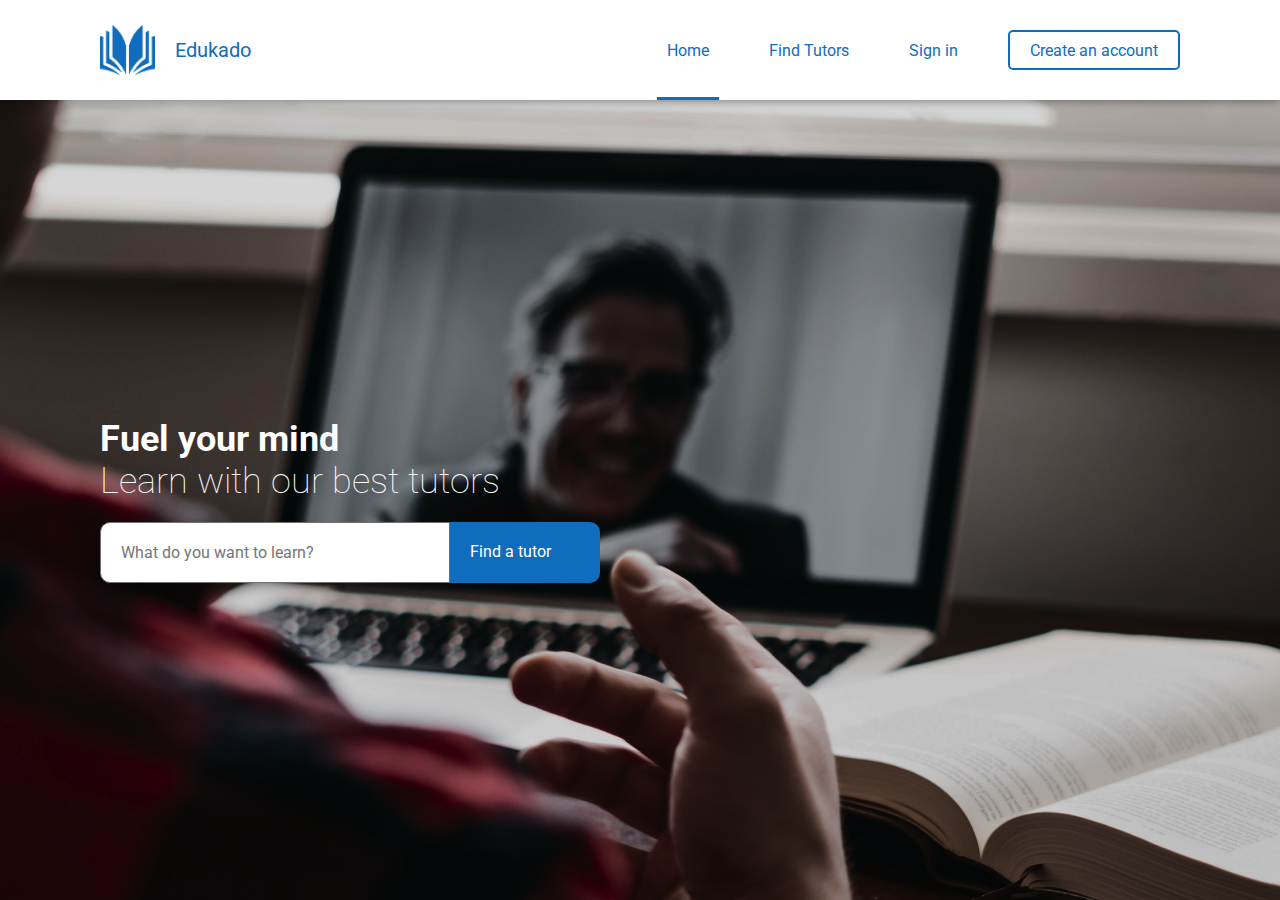
<file: html/index.html>
<!DOCTYPE html>
<html lang="en">
<head>
  <meta charset="UTF-8">
  <meta name="viewport" content="width=device-width, initial-scale=1.0">
  <link href="https://fonts.googleapis.com/css2?family=Roboto:wght@100;300;400&display=swap" rel="stylesheet"> 
  <link rel="stylesheet" href="https://stackpath.bootstrapcdn.com/font-awesome/4.7.0/css/font-awesome.min.css">
  <link rel="icon" href="../img/logo.png" type="image/icon type">
  <link rel="stylesheet" href="../styles/style.css">
  <title>Home</title>
</head>
<body>

   <!-- Header -->
   <nav>
    <div class="logo">
      <img src="../img/logo.png" alt="">
      <h1>Edukado</h1>
    </div>
    <div class="tabs">
      <a href="index.html" class="active">Home</a>
      <a href="tutors.html">Find Tutors</a>
      <a href="login.html">Sign in</a>
      <a href="register.html" class="create">Create an account</a>
    </div>
  </nav>

  <main>
    <div class="banner-info">
      <h1>Fuel your mind</h1>
      <h2>Learn with our best tutors</h2>
    </div>
    <form action="">
      <input type="text" placeholder="What do you want to learn?">
      <a href="tutors.html">Find a tutor</a>
    </form>
    <!-- <div class="learn-more">
      <a href="">Learn More</a>
    </div> -->
  </main>

</body>
</html>
</file>
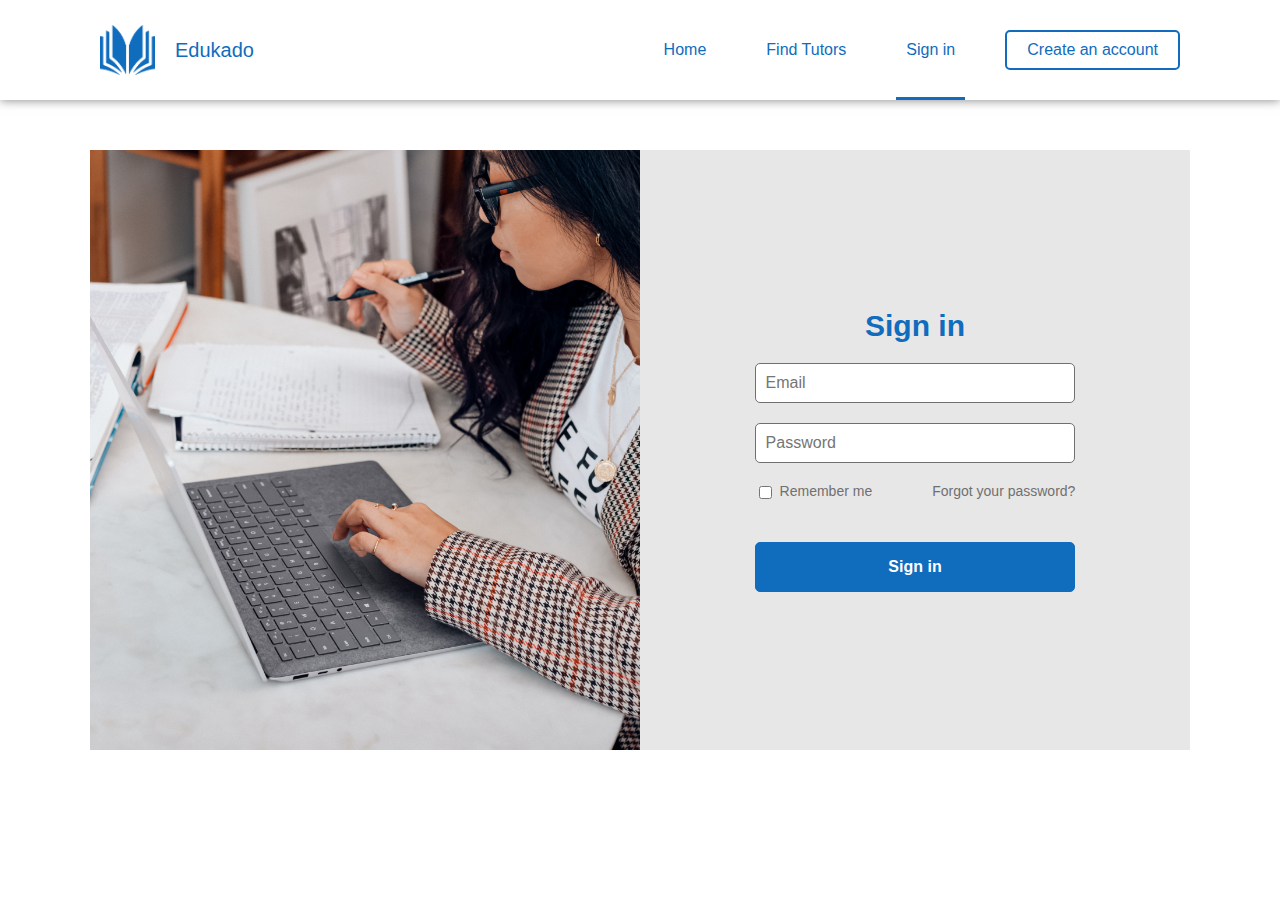
<file: html/login.html>
<!DOCTYPE html>
<html lang="en">
<head>
  <meta charset="UTF-8">
  <meta name="viewport" content="width=device-width, initial-scale=1.0">
  <link rel="stylesheet" href="../styles/style.css">
  <link rel="icon" href="./img/logo.png" type="image/icon type">
  <title>Log in</title>
</head>
<body>

  <!-- Header -->
  <nav>
    <div class="logo">
      <img src="../img/logo.png" alt="">
      <h1>Edukado</h1>
    </div>
    <div class="tabs">
      <a href="index.html">Home</a>
      <a href="tutors.html">Find Tutors</a>
      <a href="login.html" class="active">Sign in</a>
      <a href="register.html" class="create">Create an account</a>
    </div>
  </nav>

  <!-- Login -->
  <div class="sign-in">
    <img src="../img/sign-in.png" alt="">
    <form action="">
      <h1>Sign in</h1>
      <input type="text" placeholder="Email">
      
      <input type="password" placeholder="Password">
      <div class="info">
        <div class="remember-me">
          <input type="checkbox" id="auto">
          <label for="auto">Remember me</label>
        </div>
        <a href="#">Forgot your password?</a>
      </div>
      <button>Sign in</button>
    </form>
  </div>

</body>
</html>
</file>
<file: styles/style.css>
html, body {
  margin: 0;
  padding: 0;
  font-size: 10px;
}

* {
  -webkit-box-sizing: border-box;
          box-sizing: border-box;
  font-family: 'Roboto', sans-serif;
  font-weight: 400;
  font-size: 1.6rem;
}

h1 {
  font-size: 3rem;
  margin: 0;
}

h2 {
  font-weight: 300;
}

input:required, select:required {
  -webkit-box-shadow: none;
          box-shadow: none;
}

.msg {
  background: #106cbd;
  color: white;
  display: -webkit-box;
  display: -ms-flexbox;
  display: flex;
  -webkit-box-orient: vertical;
  -webkit-box-direction: normal;
      -ms-flex-direction: column;
          flex-direction: column;
  -webkit-box-align: center;
      -ms-flex-align: center;
          align-items: center;
  padding: 3rem;
  display: none;
}

.msg p {
  margin: 0;
}

.tutor-body {
  display: -webkit-box;
  display: -ms-flexbox;
  display: flex;
  padding: 10rem;
  gap: 10rem;
}

.search-info {
  width: 240px;
  display: -webkit-box;
  display: -ms-flexbox;
  display: flex;
  -webkit-box-orient: vertical;
  -webkit-box-direction: normal;
      -ms-flex-direction: column;
          flex-direction: column;
  gap: 2rem;
}

.search-info .slider {
  margin: 2rem 0;
  position: relative;
}

.search-info .slider .rate-val {
  width: 80px;
}

.search-info .slider #rate {
  margin-top: 2rem;
}

.search-info .slider .max, .search-info .slider .min {
  position: absolute;
  bottom: 0;
  right: 0;
  color: #707070;
  font-size: 1.4rem;
}

.search-info .slider .min {
  left: 0;
}

.search-info input, .search-info select, .search-info button {
  border-radius: .5rem;
  padding: 1rem;
  border: 1px solid #707070;
}

.search-info select {
  color: #707070;
  -webkit-appearance: none;
     -moz-appearance: none;
          appearance: none;
  background: url(../img/icon/dropdown.png) no-repeat right, white;
  background-size: 1.5rem;
  background-position-x: 97%;
}

.search-info p, .search-info span {
  color: #707070;
}

.search-info button {
  cursor: pointer;
  background: #106cbd;
  color: white;
  border: none;
  border-radius: .5rem;
  position: relative;
  border: 1px solid #106cbd;
  -webkit-transition: .3s;
  transition: .3s;
}

.search-info button:active {
  -webkit-box-shadow: 0.5rem 0.5rem 0.5rem rgba(0, 0, 0, 0.1);
          box-shadow: 0.5rem 0.5rem 0.5rem rgba(0, 0, 0, 0.1);
  bottom: .1rem;
}

.search-info button:hover {
  color: #106cbd;
  border: 1px solid #106cbd;
  background: transparent;
}

.tutors-info {
  display: -webkit-box;
  display: -ms-flexbox;
  display: flex;
  background: #EBEBEB;
  height: 230px;
  width: 680px;
  gap: 1rem;
  position: relative;
  margin-bottom: 5rem;
}

.tutors-info .details {
  padding: 1rem;
  display: -webkit-box;
  display: -ms-flexbox;
  display: flex;
  -webkit-box-orient: vertical;
  -webkit-box-direction: normal;
      -ms-flex-direction: column;
          flex-direction: column;
  width: 100%;
  position: relative;
}

.tutors-info .details p {
  font-size: 1.4rem;
  color: #707070;
}

.tutors-info .details .actions {
  position: absolute;
  bottom: 1rem;
}

.tutors-info .details .actions button {
  padding: 1rem 2rem;
  cursor: pointer;
  border: none;
  border: 1px solid transparent;
  font-size: 1.4rem;
  -webkit-transition: .3s;
  transition: .3s;
}

.tutors-info .details .actions .book-now {
  color: white;
  background: #106cbd;
}

.tutors-info .details .actions .book-now:hover {
  border: 1px solid #106cbd;
  background: transparent;
  color: #106cbd;
}

.tutors-info .details .actions .message {
  background: #C4C4C4;
}

.tutors-info .details .actions .message:hover {
  border: 1px solid #707070;
  background: transparent;
  color: #707070;
}

.tutors-info h1 {
  font-size: 2.8rem;
}

.tutors-info img {
  -o-object-fit: cover;
     object-fit: cover;
  background: white;
  height: 100%;
}

/* reg-as-tutor ********************************************************************/
.reg-as-tutor {
  display: -webkit-box;
  display: -ms-flexbox;
  display: flex;
  -webkit-box-orient: vertical;
  -webkit-box-direction: normal;
      -ms-flex-direction: column;
          flex-direction: column;
  gap: 2rem;
  -webkit-box-align: center;
      -ms-flex-align: center;
          align-items: center;
  padding: 4rem;
  background: red;
}

.reg-as-tutor h1 {
  color: #106cbd;
  font-weight: 700;
}

.reg-as-tutor label {
  color: #707070;
  font-size: 1.4rem;
}

.reg-as-tutor textarea {
  width: 40rem;
  height: 10rem;
}

.reg-as-tutor input, .reg-as-tutor button, .reg-as-tutor textarea {
  border-radius: .5rem;
  width: 40rem;
  padding: 1rem;
  border: 1px solid #707070;
}

/* Header ***********************************************************************************/
nav {
  position: relative;
  z-index: 10;
  height: 100px;
  display: -webkit-box;
  display: -ms-flexbox;
  display: flex;
  -webkit-box-align: center;
      -ms-flex-align: center;
          align-items: center;
  -webkit-box-pack: justify;
      -ms-flex-pack: justify;
          justify-content: space-between;
  padding: 0 10rem;
  -webkit-box-shadow: 0 0 1rem rgba(0, 0, 0, 0.5);
          box-shadow: 0 0 1rem rgba(0, 0, 0, 0.5);
}

nav h1 {
  font-size: 2rem;
}

nav .tabs {
  display: -webkit-box;
  display: -ms-flexbox;
  display: flex;
  gap: 4rem;
  -webkit-box-align: center;
      -ms-flex-align: center;
          align-items: center;
  -webkit-box-pack: center;
      -ms-flex-pack: center;
          justify-content: center;
  height: 100%;
  position: relative;
}

nav .tabs a {
  text-decoration: none;
  color: #106cbd;
  -webkit-transition: .3s;
  transition: .3s;
  height: 100%;
  display: -webkit-box;
  display: -ms-flexbox;
  display: flex;
  -webkit-box-align: center;
      -ms-flex-align: center;
          align-items: center;
  padding: 1rem;
}

nav .tabs a:hover {
  color: #707070;
}

nav .tabs .active {
  position: relative;
}

nav .tabs .active::after {
  content: '';
  position: absolute;
  left: 0;
  bottom: 0;
  width: 100%;
  height: .3rem;
  background: #106cbd;
}

nav .tabs .create {
  height: 40px;
  padding: 1rem 2rem;
  border-radius: .5rem;
  border: 2px solid #106cbd;
}

nav .tabs .create:hover {
  background: #106cbd;
  color: white;
}

nav .logo {
  height: 100%;
  display: -webkit-box;
  display: -ms-flexbox;
  display: flex;
  gap: 2rem;
  -webkit-box-align: center;
      -ms-flex-align: center;
          align-items: center;
}

nav .logo h1 {
  color: #106cbd;
}

nav .logo img {
  -o-object-fit: cover;
     object-fit: cover;
  width: 100%;
  height: 50%;
}

/* Sign up ***********************************************************************************/
.sign-up, .sign-in {
  margin: 5rem auto;
  height: 60rem;
  width: 110rem;
  display: -webkit-box;
  display: -ms-flexbox;
  display: flex;
  background: #E7E7E7;
}

.sign-up img, .sign-in img {
  -o-object-fit: cover;
     object-fit: cover;
  height: 100%;
  width: 50%;
}

.sign-up form, .sign-in form {
  margin: auto;
  padding: 1rem;
  display: -webkit-box;
  display: -ms-flexbox;
  display: flex;
  -webkit-box-orient: vertical;
  -webkit-box-direction: normal;
      -ms-flex-direction: column;
          flex-direction: column;
  text-align: center;
  gap: 2rem;
}

.sign-up form > div, .sign-in form > div {
  display: -webkit-box;
  display: -ms-flexbox;
  display: flex;
  gap: 2rem;
}

.sign-up form h1, .sign-in form h1 {
  color: #106cbd;
  font-weight: 700;
}

.sign-up form p, .sign-in form p {
  margin: 0;
  margin-bottom: 2rem;
  color: #707070;
}

.sign-up form input, .sign-up form select, .sign-up form button, .sign-up form .user-type, .sign-in form input, .sign-in form select, .sign-in form button, .sign-in form .user-type {
  border-radius: .5rem;
  padding: 1rem;
  border: 1px solid #707070;
}

.sign-up form select, .sign-in form select {
  color: #707070;
  -webkit-appearance: none;
     -moz-appearance: none;
          appearance: none;
  background: url(http://cdn1.iconfinder.com/data/icons/cc_mono_icon_set/blacks/16x16/br_down.png) no-repeat right, white;
  background-position-x: 97%;
}

.sign-up form button, .sign-in form button {
  cursor: pointer;
  background: #106cbd;
  color: white;
  padding: 1.5rem 0;
  border: none;
  border-radius: .5rem;
  font-weight: 700;
  position: relative;
  border: 1px solid #106cbd;
  -webkit-transition: .3s;
  transition: .3s;
}

.sign-up form button:active, .sign-in form button:active {
  -webkit-box-shadow: 0.5rem 0.5rem 0.5rem rgba(0, 0, 0, 0.1);
          box-shadow: 0.5rem 0.5rem 0.5rem rgba(0, 0, 0, 0.1);
  bottom: .1rem;
}

.sign-up form button:hover, .sign-in form button:hover {
  color: #106cbd;
  border: 1px solid #106cbd;
  background: transparent;
}

.sign-up form .user-type, .sign-in form .user-type {
  border: none;
  display: -webkit-box;
  display: -ms-flexbox;
  display: flex;
  -webkit-box-pack: center;
      -ms-flex-pack: center;
          justify-content: center;
  gap: 4rem;
  color: #707070;
}

.sign-in .remember-me {
  display: -webkit-box;
  display: -ms-flexbox;
  display: flex;
  -webkit-box-pack: center;
      -ms-flex-pack: center;
          justify-content: center;
  gap: .5rem;
  text-align: center;
}

.sign-in .remember-me label {
  font-size: 1.4rem;
  color: #707070;
}

.sign-in button {
  margin-top: 2rem;
}

.sign-in a {
  margin-left: 4rem;
  font-size: 1.4rem;
  text-decoration: none;
  color: #707070;
}

main {
  height: calc(100vh - 100px);
  background-image: url(../img/banner.png);
  background-repeat: no-repeat;
  background-size: cover;
  display: -webkit-box;
  display: -ms-flexbox;
  display: flex;
  -webkit-box-orient: vertical;
  -webkit-box-direction: normal;
      -ms-flex-direction: column;
          flex-direction: column;
  -webkit-box-pack: center;
      -ms-flex-pack: center;
          justify-content: center;
  padding: 10rem;
  gap: 2rem;
}

main h1, main h2 {
  color: white;
  font-size: 3.6rem;
  font-weight: 100;
  margin: 0;
}

main h1 {
  font-weight: 700;
}

main form {
  display: -webkit-box;
  display: -ms-flexbox;
  display: flex;
  width: 50rem;
}

main form input, main form a {
  border-radius: 1rem 0 0 1rem;
  padding: 2rem;
  border: 1px solid #707070;
}

main form input {
  width: 35rem;
}

main form a {
  text-decoration: none;
  cursor: pointer;
  background: #106cbd;
  color: white;
  width: 150px;
  border-radius: 0 1rem 1rem 0;
  border: 0;
}

main .learn-more {
  cursor: pointer;
  margin-top: 2rem;
  -ms-flex-item-align: start;
      align-self: flex-start;
  padding: 1.2rem 3rem;
  border: 2px solid white;
  color: white;
  border-radius: .5rem;
  -webkit-transition: .3s;
  transition: .3s;
}

main .learn-more a {
  color: white;
  text-decoration: none;
  -webkit-transition: .3s;
  transition: .3s;
}

main .learn-more:hover {
  background: white;
  color: #106cbd;
}

main .learn-more:hover a {
  color: #707070;
}
/*# sourceMappingURL=style.css.map */
</file>
